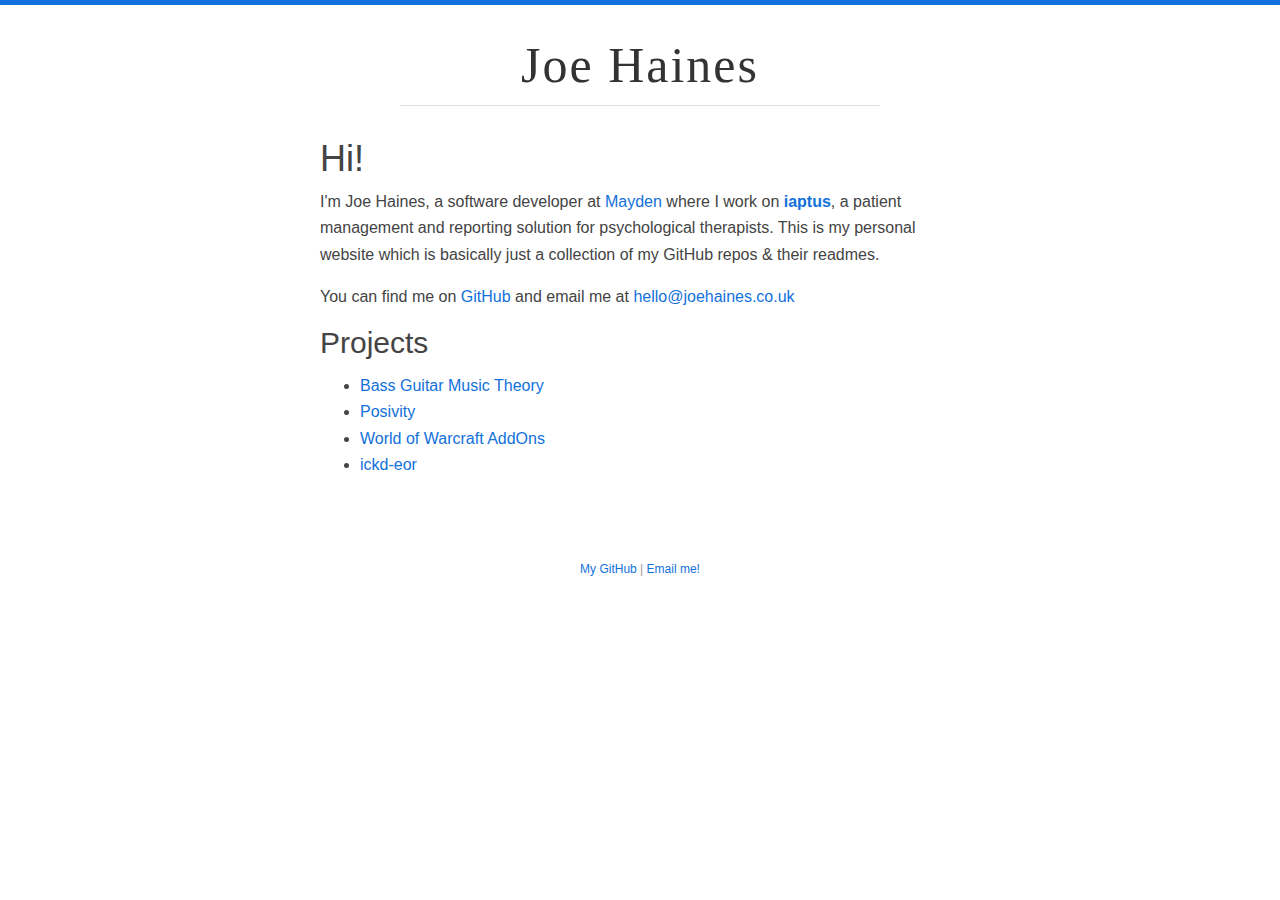
<file: index.html>
<!doctype html>
<html>
<head>
    <title>Joe Haines</title>
    <link rel="stylesheet" type="text/css" href="assets/marx.min.css">
    <link rel="stylesheet" type="text/css" href="assets/main.css">
</head>
<body>
    <div class="wrapper">
        <header class="site-header">
            <a class="site-header-text" href="./index.html">Joe Haines</a>
        </header>

        <section class="content">
                <h1>Hi!</h1>
                <p>I'm Joe Haines, a software developer at <a href="http://www.mayden.co.uk/">Mayden</a> where I work on <a href="http://www.iaptus.co.uk/"><strong>iaptus</strong></a>, a patient management and reporting solution for psychological therapists. This is my personal website which is basically just a collection of my GitHub repos & their readmes.</p>
                <p>You can find me on <a href="https://github.com/imjoehaines">GitHub</a> and email me at <a href="mailto:hello@joehaines.co.uk">hello@joehaines.co.uk</a></p>

                <h2 class="toc">Projects</h2>
                <ul class="toc-list">
                        <li><a href="Bass Guitar Music Theory.html">Bass Guitar Music Theory</a></li>
                        <li><a href="Posivity.html">Posivity</a></li>
                        <li><a href="World of Warcraft AddOns.html">World of Warcraft AddOns</a></li>
                        <li><a href="ickd-eor.html">ickd-eor</a></li>
                </ul>

            

                <div class="lastp navlink"></div>

                <div class="nextp navlink"></div>
        </section>

        <footer class="site-footer">
            <a href="https://github.com/imjoehaines">My GitHub</a> | <a href="mailto:hello@joehaines.co.uk">Email me!</a>        </footer>
    </div>
</body>
</html>
</file>
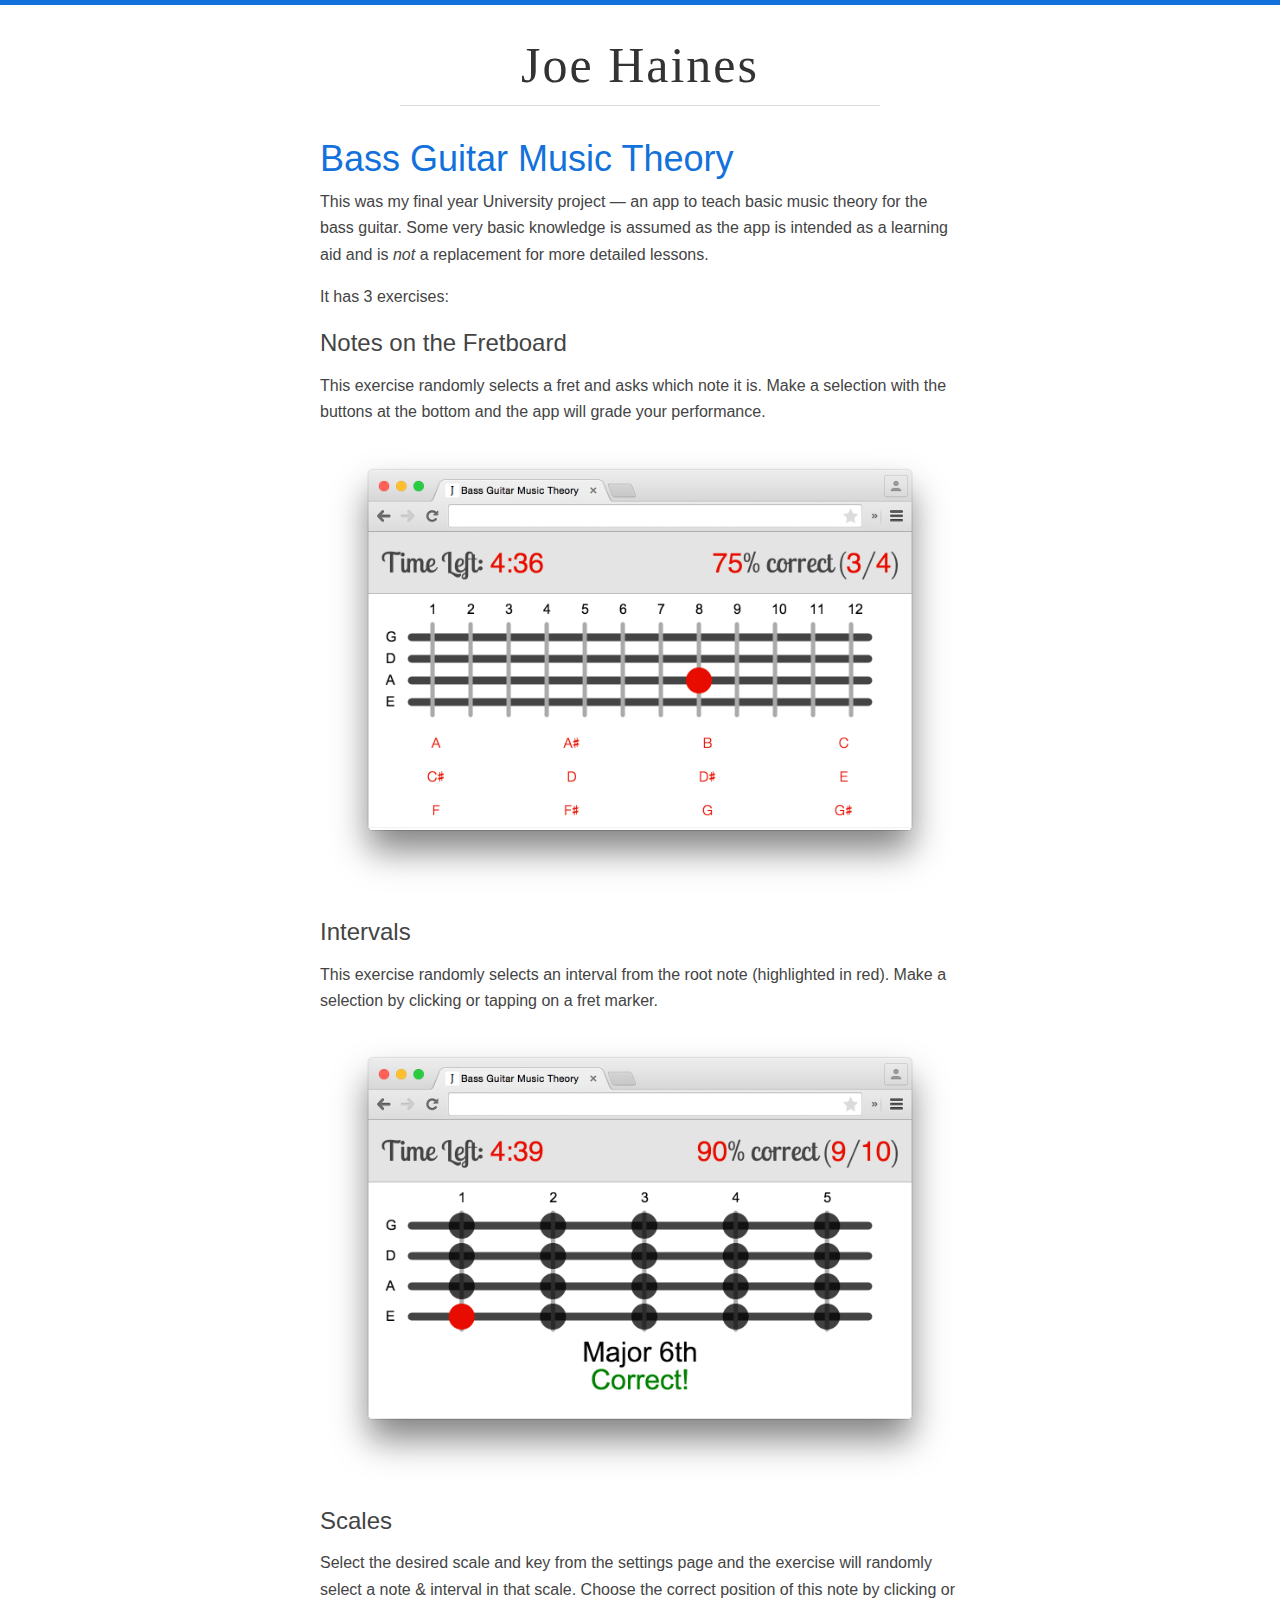
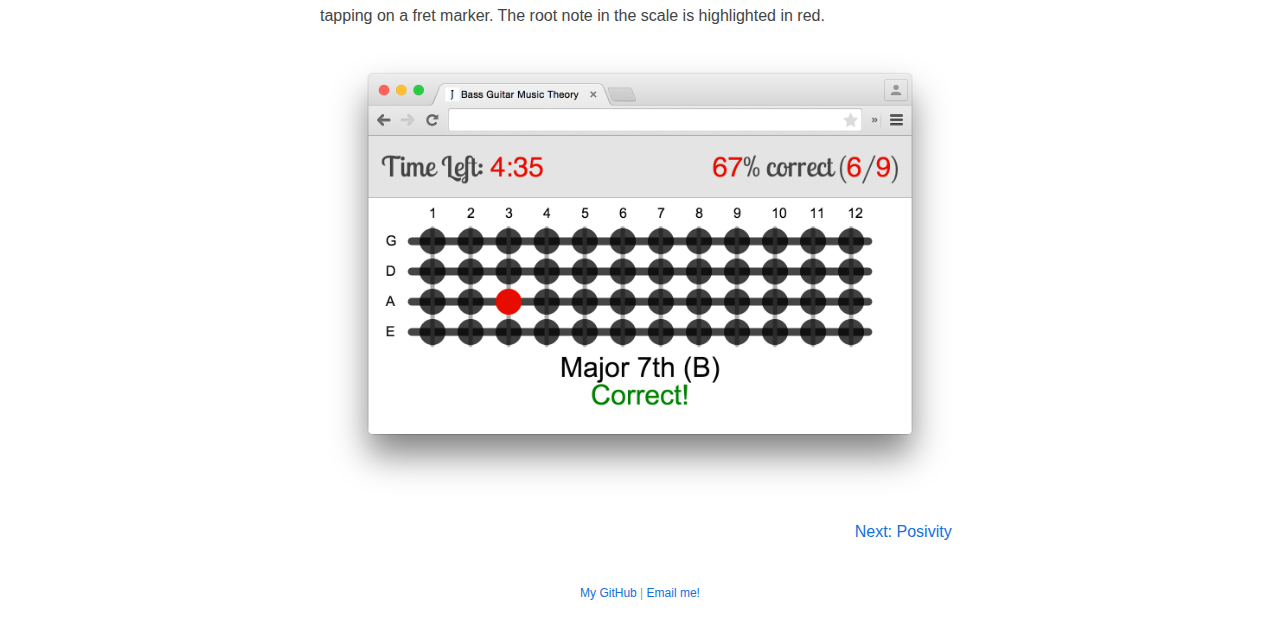
<file: Bass Guitar Music Theory.html>
<!doctype html>
<html>
<head>
    <title>Joe Haines</title>
    <link rel="stylesheet" type="text/css" href="assets/marx.min.css">
    <link rel="stylesheet" type="text/css" href="assets/main.css">
</head>
<body>
    <div class="wrapper">
        <header class="site-header">
            <a class="site-header-text" href="./index.html">Joe Haines</a>
        </header>

        <section class="content">

            <h1 id="-bass-guitar-music-theory-https-github-com-imjoehaines-fyp-"><a href="https://github.com/imjoehaines/fyp">Bass Guitar Music Theory</a></h1>
<p>This was my final year University project &mdash; an app to teach basic music theory for the bass guitar. Some very basic knowledge is assumed as the app is intended as a learning aid and is <em>not</em> a replacement for more detailed lessons.</p>
<p>It has 3 exercises:</p>
<h3 id="notes-on-the-fretboard">Notes on the Fretboard</h3>
<p>This exercise randomly selects a fret and asks which note it is. Make a selection with the buttons at the bottom and the app will grade your performance.</p>
<p><img src="assets/img/notes-on-fretboard.png" alt="notes on the fretboard exercise"></p>
<h3 id="intervals">Intervals</h3>
<p>This exercise randomly selects an interval from the root note (highlighted in red). Make a selection by clicking or tapping on a fret marker.</p>
<p><img src="assets/img/intervals.png" alt="intervals exercise"></p>
<h3 id="scales">Scales</h3>
<p>Select the desired scale and key from the settings page and the exercise will randomly select a note &amp; interval in that scale. Choose the correct position of this note by clicking or tapping on a fret marker. The root note in the scale is highlighted in red.</p>
<p><img src="assets/img/scales.png" alt="scales exercise"></p>


                <div class="lastp navlink"></div>

                <a class="nextp navlink" href="Posivity.html">Next: Posivity</a>
        </section>

        <footer class="site-footer">
            <a href="https://github.com/imjoehaines">My GitHub</a> | <a href="mailto:hello@joehaines.co.uk">Email me!</a>        </footer>
    </div>
</body>
</html>
</file>
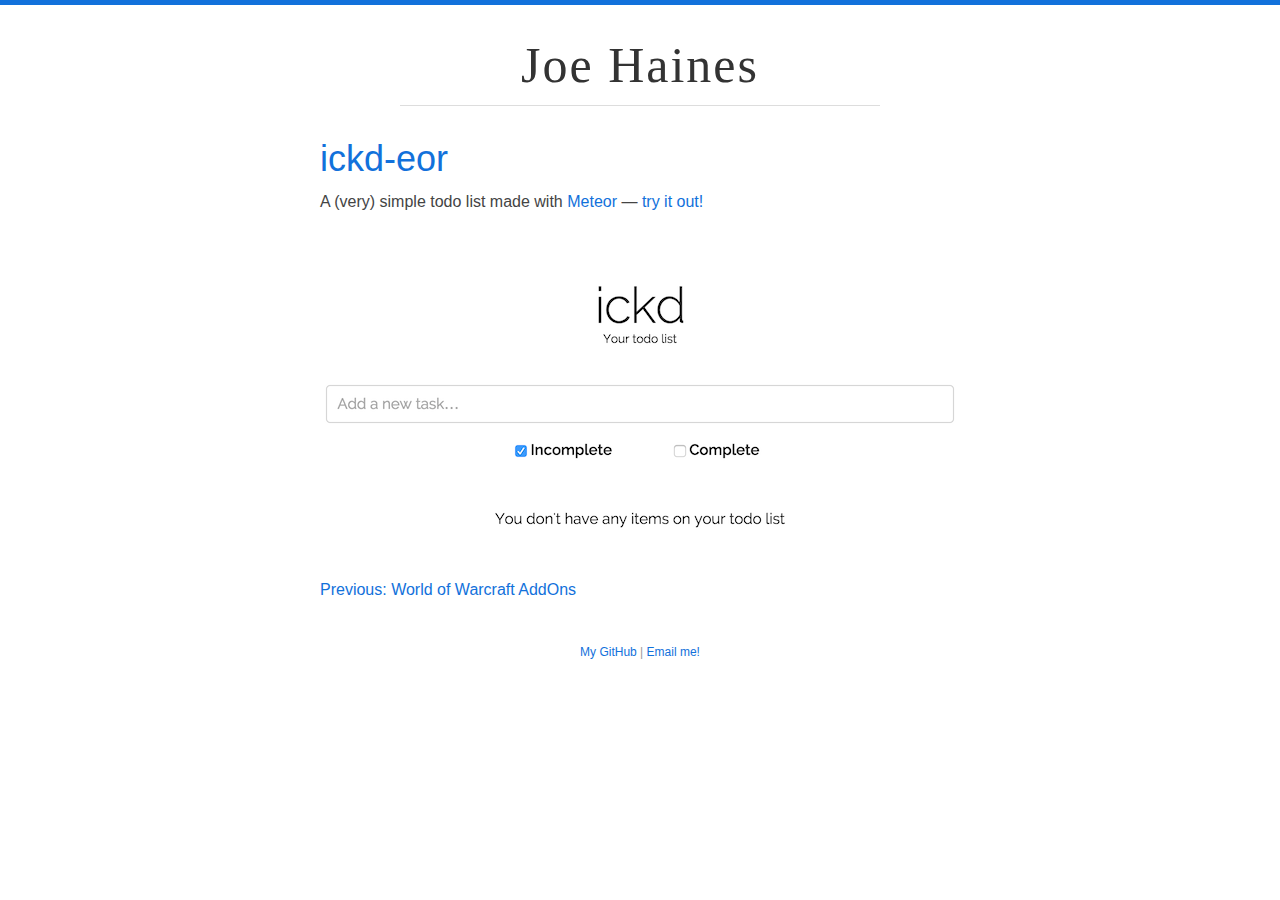
<file: ickd-eor.html>
<!doctype html>
<html>
<head>
    <title>Joe Haines</title>
    <link rel="stylesheet" type="text/css" href="assets/marx.min.css">
    <link rel="stylesheet" type="text/css" href="assets/main.css">
</head>
<body>
    <div class="wrapper">
        <header class="site-header">
            <a class="site-header-text" href="./index.html">Joe Haines</a>
        </header>

        <section class="content">

            <h1 id="-ickd-eor-https-github-com-imjoehaines-ickd-eor-"><a href="https://github.com/imjoehaines/ickd-eor">ickd-eor</a></h1>
<p>A (very) simple todo list made with <a href="https://meteor.com">Meteor</a> &mdash; <a href="http://ickd.meteor.com/">try it out!</a></p>
<p><img src="assets/img/ickd-eor.png" alt="ickd interface"></p>


                <a class="lastp navlink" href="World of Warcraft AddOns.html">Previous: World of Warcraft AddOns</a>

                <div class="nextp navlink"></div>
        </section>

        <footer class="site-footer">
            <a href="https://github.com/imjoehaines">My GitHub</a> | <a href="mailto:hello@joehaines.co.uk">Email me!</a>        </footer>
    </div>
</body>
</html>
</file>
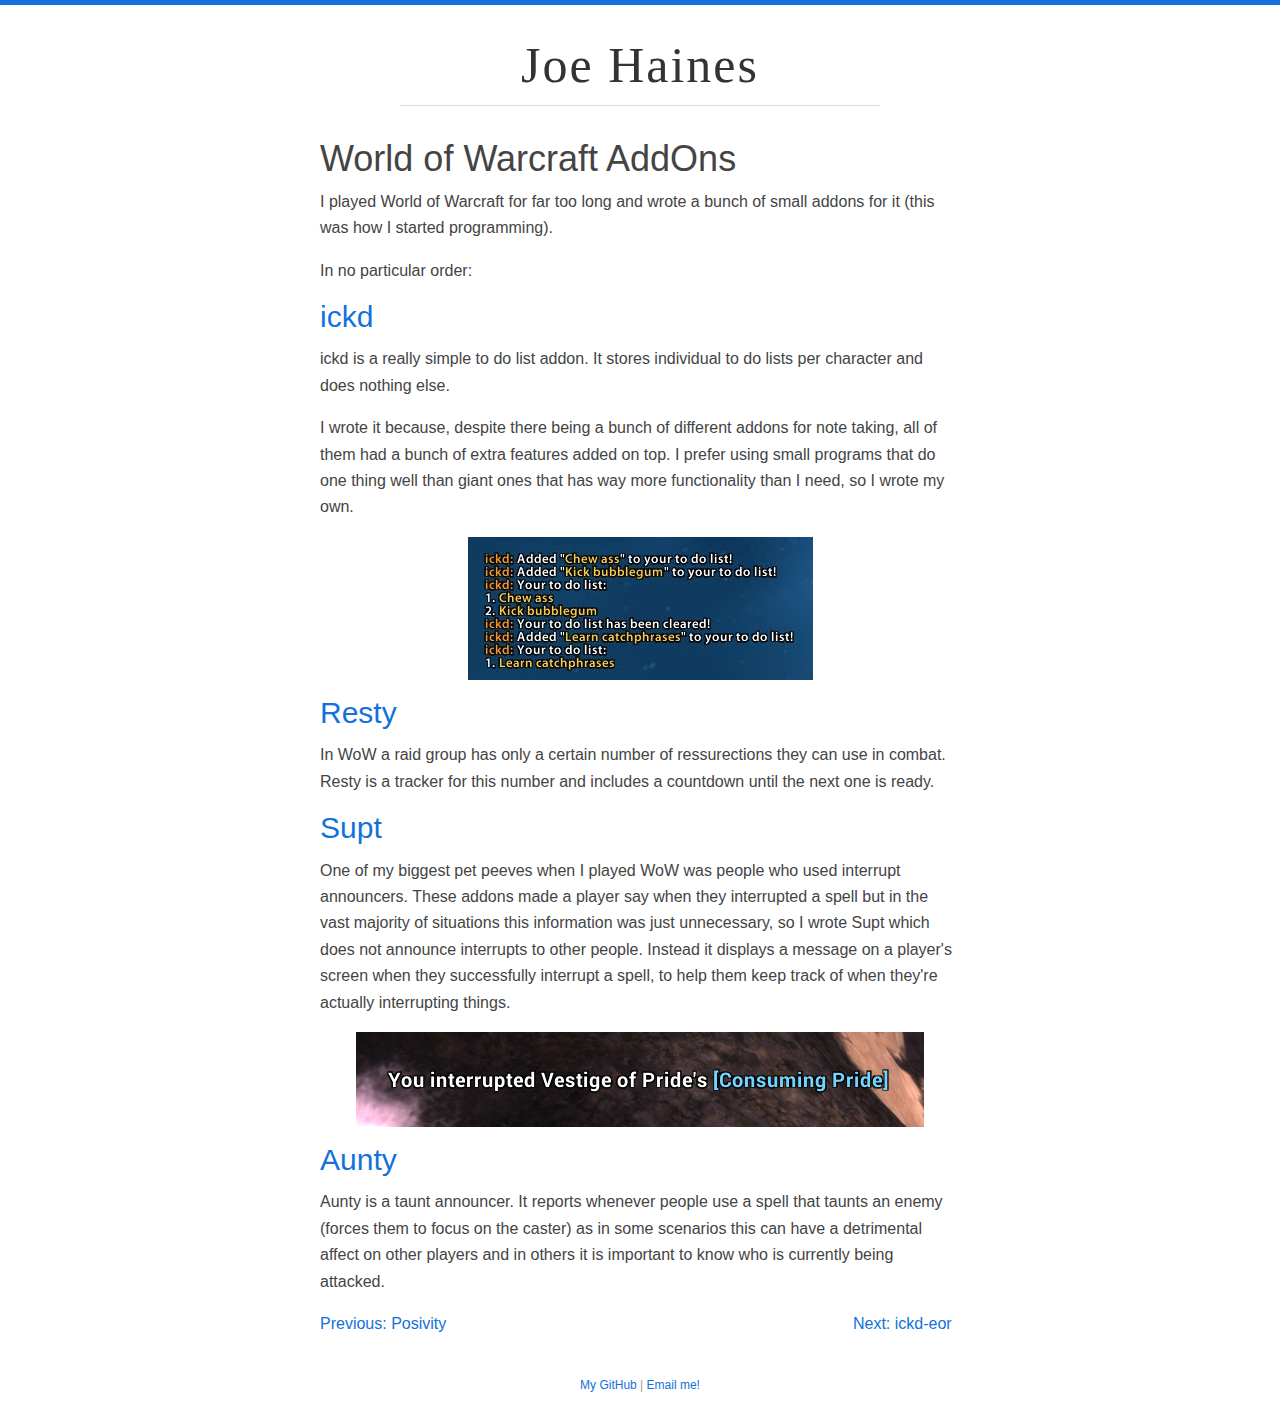
<file: World of Warcraft AddOns.html>
<!doctype html>
<html>
<head>
    <title>Joe Haines</title>
    <link rel="stylesheet" type="text/css" href="assets/marx.min.css">
    <link rel="stylesheet" type="text/css" href="assets/main.css">
</head>
<body>
    <div class="wrapper">
        <header class="site-header">
            <a class="site-header-text" href="./index.html">Joe Haines</a>
        </header>

        <section class="content">

            <h1 id="world-of-warcraft-addons">World of Warcraft AddOns</h1>
<p>I played World of Warcraft for far too long and wrote a bunch of small addons for it (this was how I started programming).</p>
<p>In no particular order:</p>
<h2 id="-ickd-https-github-com-imjoehaines-ickd-"><a href="https://github.com/imjoehaines/ickd">ickd</a></h2>
<p>ickd is a really simple to do list addon. It stores individual to do lists per character and does nothing else.</p>
<p>I wrote it because, despite there being a bunch of different addons for note taking, all of them had a bunch of extra features added on top. I prefer using small programs that do one thing well than giant ones that has way more functionality than I need, so I wrote my own.</p>
<p><img src="assets/img/ickd.jpg" alt="ickd"></p>
<h2 id="-resty-https-github-com-imjoehaines-resty-"><a href="https://github.com/imjoehaines/Resty">Resty</a></h2>
<p>In WoW a raid group has only a certain number of ressurections they can use in combat. Resty is a tracker for this number and includes a countdown until the next one is ready.</p>
<h2 id="-supt-https-github-com-imjoehaines-supt-"><a href="https://github.com/imjoehaines/Supt">Supt</a></h2>
<p>One of my biggest pet peeves when I played WoW was people who used interrupt announcers. These addons made a player say when they interrupted a spell but in the vast majority of situations this information was just unnecessary, so I wrote Supt which does not announce interrupts to other people. Instead it displays a message on a player&#39;s screen when they successfully interrupt a spell, to help them keep track of when they&#39;re actually interrupting things.</p>
<p><img src="assets/img/supt.png" alt="supt"></p>
<h2 id="-aunty-https-github-com-imjoehaines-aunty-"><a href="https://github.com/imjoehaines/aunty">Aunty</a></h2>
<p>Aunty is a taunt announcer. It reports whenever people use a spell that taunts an enemy (forces them to focus on the caster) as in some scenarios this can have a detrimental affect on other players and in others it is important to know who is currently being attacked.</p>


                <a class="lastp navlink" href="Posivity.html">Previous: Posivity</a>

                <a class="nextp navlink" href="ickd-eor.html">Next: ickd-eor</a>
        </section>

        <footer class="site-footer">
            <a href="https://github.com/imjoehaines">My GitHub</a> | <a href="mailto:hello@joehaines.co.uk">Email me!</a>        </footer>
    </div>
</body>
</html>
</file>
<file: assets/main.css>
body {
    line-height: 1.65em;
    border-top: 5px solid #1271db;
}

.site-header {
    margin: 20px auto;
    padding: 15px 0;
    text-align: center;
    border-bottom: 1px solid #ddd;
    width: 75%;
}

.site-header-text {
    font-size: 50px;
    letter-spacing: 2px;
    color: #333;
    line-height: 1em;
    font-family: Georgia, Optima, Cambria, serif;
}

.site-footer {
    font-size: 12px;
    color: #999;
    margin-top: 20px;
    padding: 15px 0;
    text-align: center;
}

.wrapper {
    width: 100%;
    margin: auto;
    max-width: 640px;
}

.navlink {
    display: inline-block;
    width: 49%;
}

.nextp {
    text-align: right;
}

a:hover {
    color: #005F8E;
}

h1, h2, h3, h4, h5, h6 {
    font-weight: normal;
    border: none;
}

footer {
    border: none;
}

img {
    margin: 0 auto;
    display: block;
}

.inline {
    display: inline;
}
</file>
<file: assets/marx.min.css>
::-moz-selection,::selection{background-color:#b3d4fc;text-shadow:none}*,body{padding:0}:root,body{font-family:'Open Sans','Helvetica Neue',Helvetica,'Lucida Grande',sans-serif}h1,h2{font-weight:500;border-bottom:1px solid rgba(0,0,0,.2)}h1,h2,h3{font-weight:500}a,a:focus,a:hover{text-decoration:none}blockquote,figcaption{font-family:Georgia,Times,'Times New Roman',serif}footer,section{max-width:100%;clear:both;float:left}article,aside,dl,hr,menu,ol,pre,section,ul{margin-bottom:1.6rem}footer,hr{border-top:.1rem solid rgba(0,0,0,.2)}footer,img,section{max-width:100%}:focus,button:focus,input[type=submit]:focus,select{outline:0}hr,legend{width:100%}fieldset,legend{padding:.8rem 0}pre,textarea{overflow:auto}legend,textarea{margin-bottom:.8rem}img,nav ol,nav ul,select[multiple]{height:auto}::after,::before,td,th{vertical-align:inherit}footer,nav ol,nav ul,td,th{text-align:center}:root{box-sizing:border-box;cursor:default;line-height:1.4;-ms-overflow-style:-ms-autohiding-scrollbar;overflow-y:scroll;text-rendering:optimizeLegibility;-webkit-text-size-adjust:100%;-ms-text-size-adjust:100%;text-size-adjust:100%}[hidden],audio:not([controls]),template{display:none}details,main,summary{display:block}input[type=number]{width:auto}input[type=search]{-webkit-appearance:textfield}input[type=search]::-webkit-search-cancel-button,input[type=search]::-webkit-search-decoration{-webkit-appearance:none}progress{display:inline-block}small{font-size:75%;color:#777}big{font-size:125%}[unselectable]{user-select:none}[unselectable],button,input[type=submit]{-webkit-user-select:none;-moz-user-select:none;-ms-user-select:none}*,::after,::before{border-style:solid;border-width:0;box-sizing:inherit}*{font-size:inherit;line-height:inherit;margin:0}::after,::before{text-decoration:inherit}a{color:#1271db}audio,canvas,iframe,img,input[type=radio],input[type=checkbox],svg,video{vertical-align:middle}button,input,select,textarea{background-color:transparent;border:.1rem solid #ccc;color:inherit;font-family:inherit;font-style:inherit;font-weight:inherit;min-height:1.4em}input:not([type]),select{border:.1rem solid #ccc;background-color:#fff}code,kbd,pre,samp{font-family:Menlo,Monaco,Consolas,'Courier New',monospace,monospace}code,pre{color:#444;background:#efefef;font-family:Menlo,Monaco,Consolas,'Courier New',monospace;font-size:1.4rem;word-break:break-all;word-wrap:break-word}::-moz-focus-inner{border:0}button::-moz-focus-inner{border:0}@media screen{[hidden~=screen]{display:inherit}[hidden~=screen]:not(:active):not(:focus):not(:target){clip:rect(0 0 0 0)!important;position:absolute!important}}article,aside,button,footer,input:not([type]),input[type=submit],section{display:inline-block}hr,legend,main,nav,pre{display:block}body{color:#444;font-size:1.6rem;font-style:normal;font-weight:400}p{margin:0 0 1.6rem}h1,h2,h3,h4,h5,h6{font-family:'Lato','Open Sans','Helvetica Neue',Helvetica,'Lucida Grande',sans-serif;margin:2rem 0 1.6rem}h4,h5,h6{font-style:normal;font-weight:600;margin-bottom:.4rem}h1{font-size:3.6rem;font-style:normal}h2{font-size:3rem;font-style:normal}h3{font-size:2.4rem;font-style:normal}h4{font-size:1.8rem}h5{font-size:1.4rem}h6{color:#777;font-size:1.2rem}pre{padding:1.6rem}dd{margin-left:4rem}menu,ol,ul{-webkit-padding-start:4rem}blockquote{border-left:2px solid #1271db;font-style:italic;margin:1.6rem 0;padding-left:1.6rem}html{font-size:62.5%}article,aside,details,footer,header,main,nav,section,summary{display:block;height:auto;margin:0 auto;width:100%}main{margin:0 auto;max-width:76.8rem;padding:0 1.6rem 1.6rem}article{clear:left;float:left;max-width:calc(60% - 1rem)}aside{clear:right;float:right;max-width:calc(40% - 1rem)}footer{padding:1rem 0}img{vertical-align:baseline}@media screen and (max-width:40rem){article,aside,section{clear:both;display:block;max-width:100%}img{margin-right:1.6rem}}input[type=password],input[type=email],input[type=url],input[type=date],input[type=month],input[type=time],input[type=datetime],input[type=datetime-local],input[type=week],input[type=tel],input[type=color],input[type=number],input[type=search],input[type=text],select,textarea{border:.1rem solid #ccc;border-radius:0;display:inline-block;padding:.8rem;vertical-align:middle}input:not([type]){-webkit-appearance:none;background-clip:padding-box;border-radius:0;color:#444;padding:.8rem;text-align:left}input[type=color]{padding:.8rem 1.6rem}input:not([type]):focus,input[type=password]:focus,input[type=email]:focus,input[type=url]:focus,input[type=date]:focus,input[type=month]:focus,input[type=time]:focus,input[type=datetime]:focus,input[type=datetime-local]:focus,input[type=week]:focus,input[type=tel]:focus,input[type=color]:focus,input[type=number]:focus,input[type=search]:focus,input[type=text]:focus,select:focus,textarea:focus{border-color:#b3d4fc;outline:0}input[type=radio]:focus,input[type=checkbox]:focus,input[type=file]:focus{outline:thin solid .1rem}input:not([type])[disabled],input[type=password][disabled],input[type=email][disabled],input[type=url][disabled],input[type=date][disabled],input[type=month][disabled],input[type=time][disabled],input[type=datetime][disabled],input[type=datetime-local][disabled],input[type=week][disabled],input[type=tel][disabled],input[type=color][disabled],input[type=number][disabled],input[type=search][disabled],input[type=text][disabled],select[disabled],textarea[disabled]{background-color:#efefef;color:#777;cursor:not-allowed}input[readonly],select[readonly],textarea[readonly]{background-color:#efefef;border-color:#ccc;color:#777}input:focus:invalid,select:focus:invalid,textarea:focus:invalid{border-color:#e9322d;color:#b94a48}button a,input[type=submit] a,legend{color:#444}input[type=radio]:focus:invalid:focus,input[type=checkbox]:focus:invalid:focus,input[type=file]:focus:invalid:focus{outline-color:#ff4136}label{line-height:2}fieldset{border:0;margin:0}legend{border-bottom:.1rem solid #ccc}textarea{resize:vertical;display:block!important}button,input[type=submit]{background-color:transparent;border:2px solid #444;border-radius:0;color:#444;cursor:pointer;margin-bottom:.8rem;margin-right:.4rem;padding:.8rem 1.6rem;text-align:center;text-transform:uppercase;transition:.25s ease;-webkit-user-drag:none;user-select:none;vertical-align:baseline}button,input[type=submit],nav a{text-decoration:none;-webkit-transition:.25s ease}button::-moz-focus-inner,input[type=submit]::-moz-focus-inner{padding:0}button:hover,input[type=submit]:hover{background:#444;border-color:#444;color:#fff}button:active a,button:hover a,input[type=submit]:active a,input[type=submit]:hover a{color:#fff}button:active,input[type=submit]:active{background:#6a6a6a;border-color:#6a6a6a;color:#fff}button:disabled,input[type=submit]:disabled{box-shadow:none;cursor:not-allowed;opacity:.4}nav ol,nav ul{background:#fff;display:inline-block;list-style:none;margin:0 0 .8rem;padding:0}caption,nav a{padding:.8rem 0}nav ol{float:right;width:auto}nav ol li{margin-left:2rem}nav li{float:right;margin:.8rem 0}nav a{border-bottom:2px solid transparent;color:#444;transition:.25s ease}nav a:hover{border-color:rgba(0,0,0,.2)}nav a:active{border-color:rgba(0,0,0,.56)}@media screen and (max-width:40rem){nav ul{display:inline-block;margin-left:-.5rem;text-align:center;width:100%}nav ol{display:-webkit-box;display:-webkit-flex;display:-ms-flexbox;display:flex;float:none;-webkit-box-pack:justify;-webkit-justify-content:space-between;-ms-flex-pack:justify;justify-content:space-between}nav ol li{margin:0}nav li{float:none;margin-left:1rem}}table{border-collapse:collapse;border-spacing:0;margin-bottom:1.6rem}thead th{background:#efefef;color:#444}tr{background:#fff;margin-bottom:.8rem}td,th{border:.1rem solid #ccc;padding:.8rem 1.6rem}tfoot tr{background:0 0}tfoot td{color:#efefef;font-size:.8rem;font-style:italic;padding:1.6rem .4rem}
/*# sourceMappingURL=marx.min.css.map */
</file>
